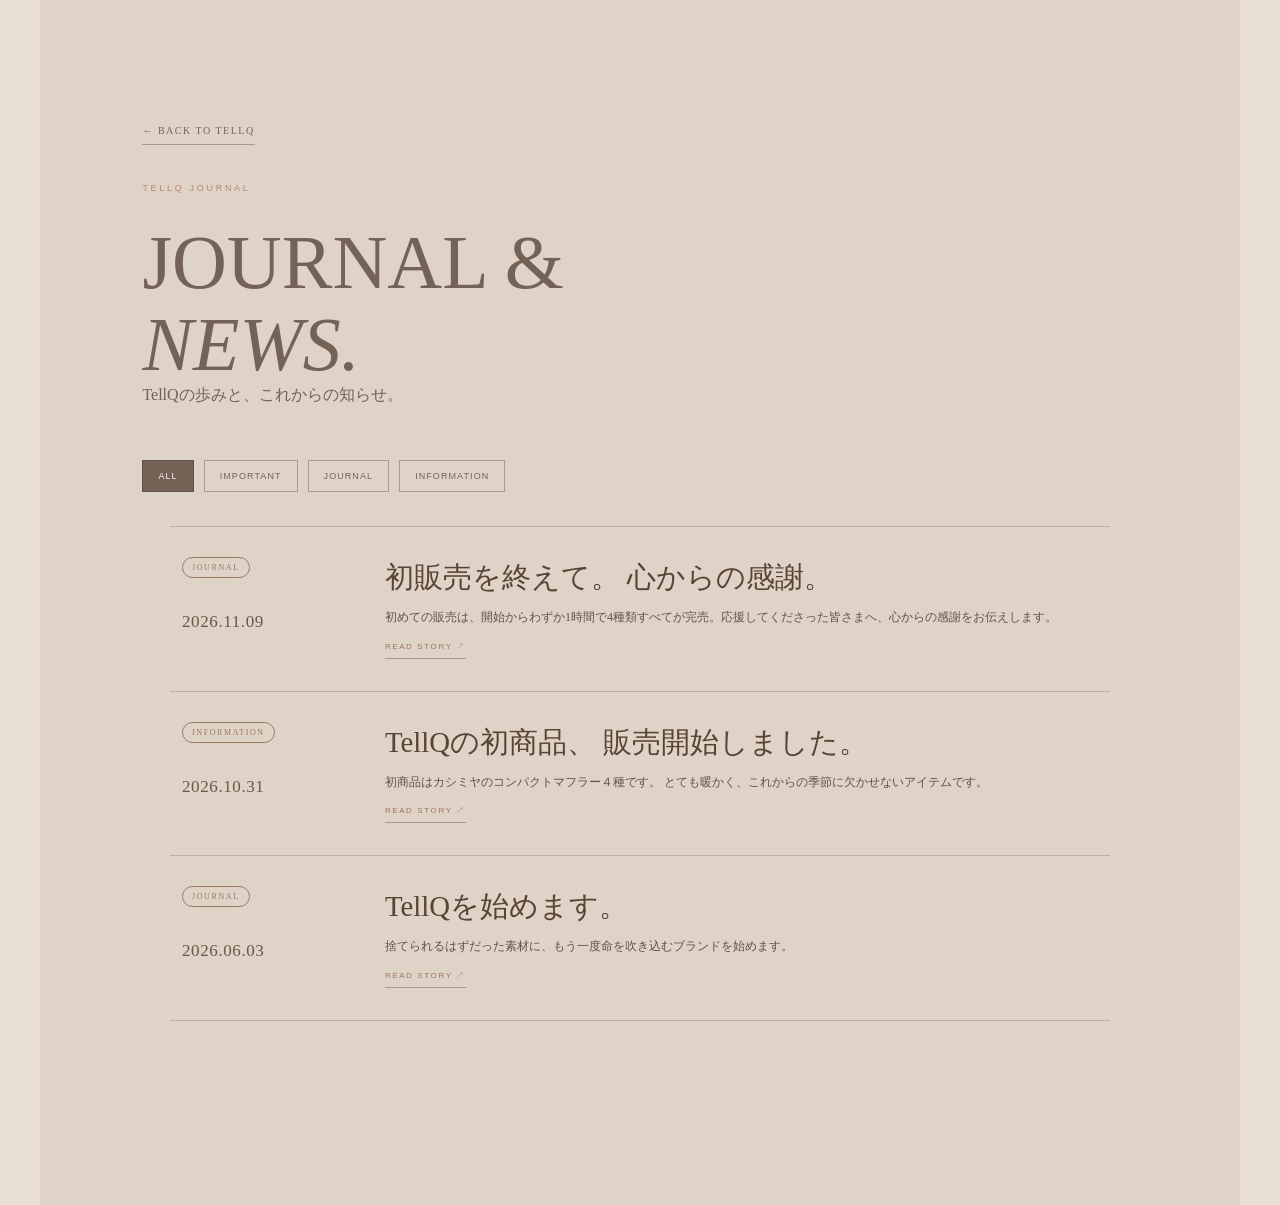
<file: journal.html>
<!doctype html>
<html lang="ja">
<head>
    <!-- Google Analytics 4: TellQ -->
    <script async src="https://www.googletagmanager.com/gtag/js?id=G-C6D4V7547G"></script>
    <script>
        window.dataLayer = window.dataLayer || [];
        function gtag(){dataLayer.push(arguments);}
        gtag('js', new Date());
        gtag('config', 'G-C6D4V7547G');
    </script>

    <meta charset="utf-8">
    <meta name="viewport" content="width=device-width, initial-scale=1">
    <meta name="description" content="TellQのブランドジャーナルと最新のお知らせ。">
    <title>JOURNAL & NEWS. | TellQ</title>
    <link rel="stylesheet" href="style.css?v=7.15">
</head>
<body>
    <main class="journal-page">
        <div class="journal-page-inner">
            <a class="journal-back" href="index.html#news">← BACK TO TELLQ</a>
            <header class="journal-page-heading">
                <p class="section-label">TELLQ JOURNAL</p>
                <h1>JOURNAL &amp;<br><span>NEWS.</span></h1>
                <p>TellQの歩みと、これからの知らせ。</p>
            </header>
            <div id="journalListView">
                <nav class="journal-filter" aria-label="記事カテゴリ">
                    <button type="button" data-filter="all" aria-pressed="true">ALL</button>
                    <button type="button" data-filter="important" aria-pressed="false">IMPORTANT</button>
                    <button type="button" data-filter="journal" aria-pressed="false">JOURNAL</button>
                    <button type="button" data-filter="information" aria-pressed="false">INFORMATION</button>
                </nav>
                <div id="journalArchiveList" class="journal-archive-list" aria-live="polite"></div>
                <nav class="journal-pagination" id="journalPagination" aria-label="記事ページ"></nav>
            </div>
            <article id="journalDetailView" class="journal-detail" hidden></article>
        </div>
    </main>
    <script src="journal-data.js?v=7.13"></script>
    <script src="journal.js?v=7.14"></script>
</body>
</html>
</file>
